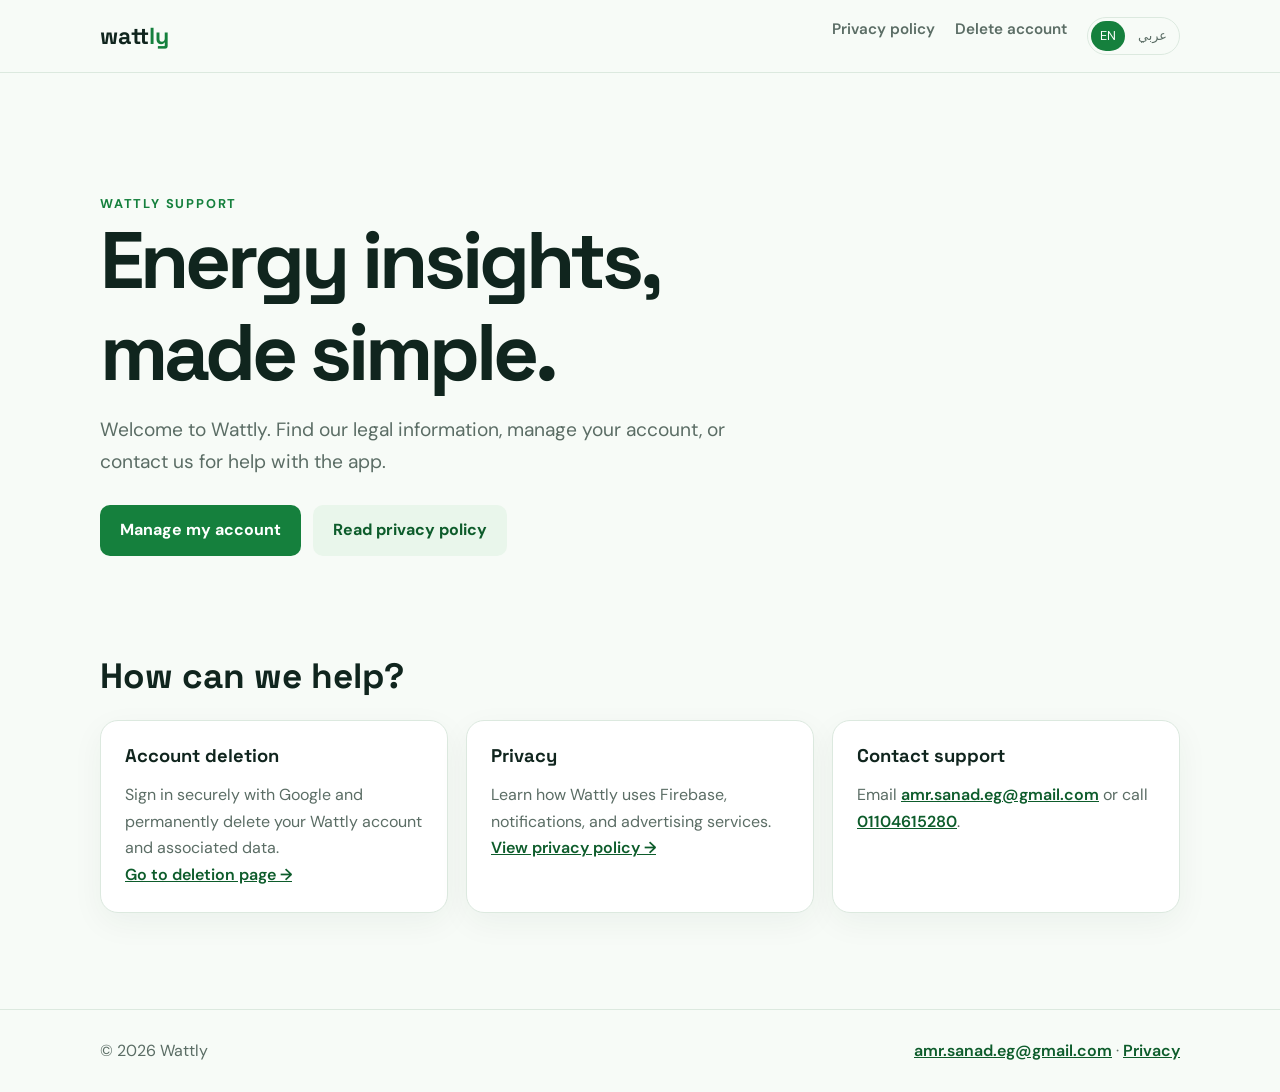
<file: index.html>
<!doctype html>
<html lang="en" dir="ltr">
<head>
  <meta charset="utf-8">
  <meta name="viewport" content="width=device-width, initial-scale=1">
  <meta name="description" content="Wattly support, privacy policy, and account management.">
  <title>Wattly | Support & Legal</title>
  <link rel="stylesheet" href="assets/styles.css">
  <script src="assets/site.js" defer></script>
</head>
<body>
  <header class="site-header"><nav class="nav" aria-label="Main navigation">
    <a class="brand" href="./">watt<span>ly</span></a>
    <div class="nav-links">
      <a href="privacy-policy.html"><span data-language="en">Privacy policy</span><span data-language="ar">سياسة الخصوصية</span></a>
      <a href="delete-account.html"><span data-language="en">Delete account</span><span data-language="ar">حذف الحساب</span></a>
      <span class="language-switch" aria-label="Language"><button type="button" data-set-language="en">EN</button><button type="button" data-set-language="ar">عربي</button></span>
    </div>
  </nav></header>
  <main class="container">
    <section class="hero" data-language="en"><div class="eyebrow">Wattly support</div><h1>Energy insights, made simple.</h1><p class="lead">Welcome to Wattly. Find our legal information, manage your account, or contact us for help with the app.</p><div class="actions"><a class="button" href="delete-account.html">Manage my account</a><a class="button secondary" href="privacy-policy.html">Read privacy policy</a></div></section>
    <section class="hero" data-language="ar"><div class="eyebrow">دعم Wattly</div><h1>فهم استهلاكك للطاقة أصبح أسهل.</h1><p class="lead">مرحباً بك في Wattly. تعرّف على معلوماتنا القانونية، أو أدِر حسابك، أو تواصل معنا للحصول على الدعم.</p><div class="actions"><a class="button" href="delete-account.html">إدارة حسابي</a><a class="button secondary" href="privacy-policy.html">قراءة سياسة الخصوصية</a></div></section>
    <section aria-labelledby="help-title-en" data-language="en"><h2 id="help-title-en">How can we help?</h2><div class="grid"><article class="card"><h3>Account deletion</h3><p>Sign in securely with Google and permanently delete your Wattly account and associated data.</p><p><a href="delete-account.html">Go to deletion page →</a></p></article><article class="card"><h3>Privacy</h3><p>Learn how Wattly uses Firebase, notifications, and advertising services.</p><p><a href="privacy-policy.html">View privacy policy →</a></p></article><article class="card"><h3>Contact support</h3><p>Email <a href="mailto:amr.sanad.eg@gmail.com">amr.sanad.eg@gmail.com</a> or call <a href="tel:+201104615280">01104615280</a>.</p></article></div></section>
    <section aria-labelledby="help-title-ar" data-language="ar"><h2 id="help-title-ar">كيف يمكننا مساعدتك؟</h2><div class="grid"><article class="card"><h3>حذف الحساب</h3><p>سجّل الدخول بأمان باستخدام Google لحذف حساب Wattly والبيانات المرتبطة به نهائياً.</p><p><a href="delete-account.html">الانتقال إلى صفحة الحذف ←</a></p></article><article class="card"><h3>الخصوصية</h3><p>تعرّف على كيفية استخدام Wattly لخدمات Firebase والإشعارات والإعلانات.</p><p><a href="privacy-policy.html">عرض سياسة الخصوصية ←</a></p></article><article class="card"><h3>التواصل مع الدعم</h3><p>راسلنا عبر <a href="mailto:amr.sanad.eg@gmail.com">amr.sanad.eg@gmail.com</a> أو اتصل على <a href="tel:+201104615280">01104615280</a>.</p></article></div></section>
  </main>
  <footer><div class="container footer-inner"><span>© 2026 Wattly</span><span><a href="mailto:amr.sanad.eg@gmail.com">amr.sanad.eg@gmail.com</a> · <a href="privacy-policy.html"><span data-language="en">Privacy</span><span data-language="ar">الخصوصية</span></a></span></div></footer>
</body>
</html>
</file>
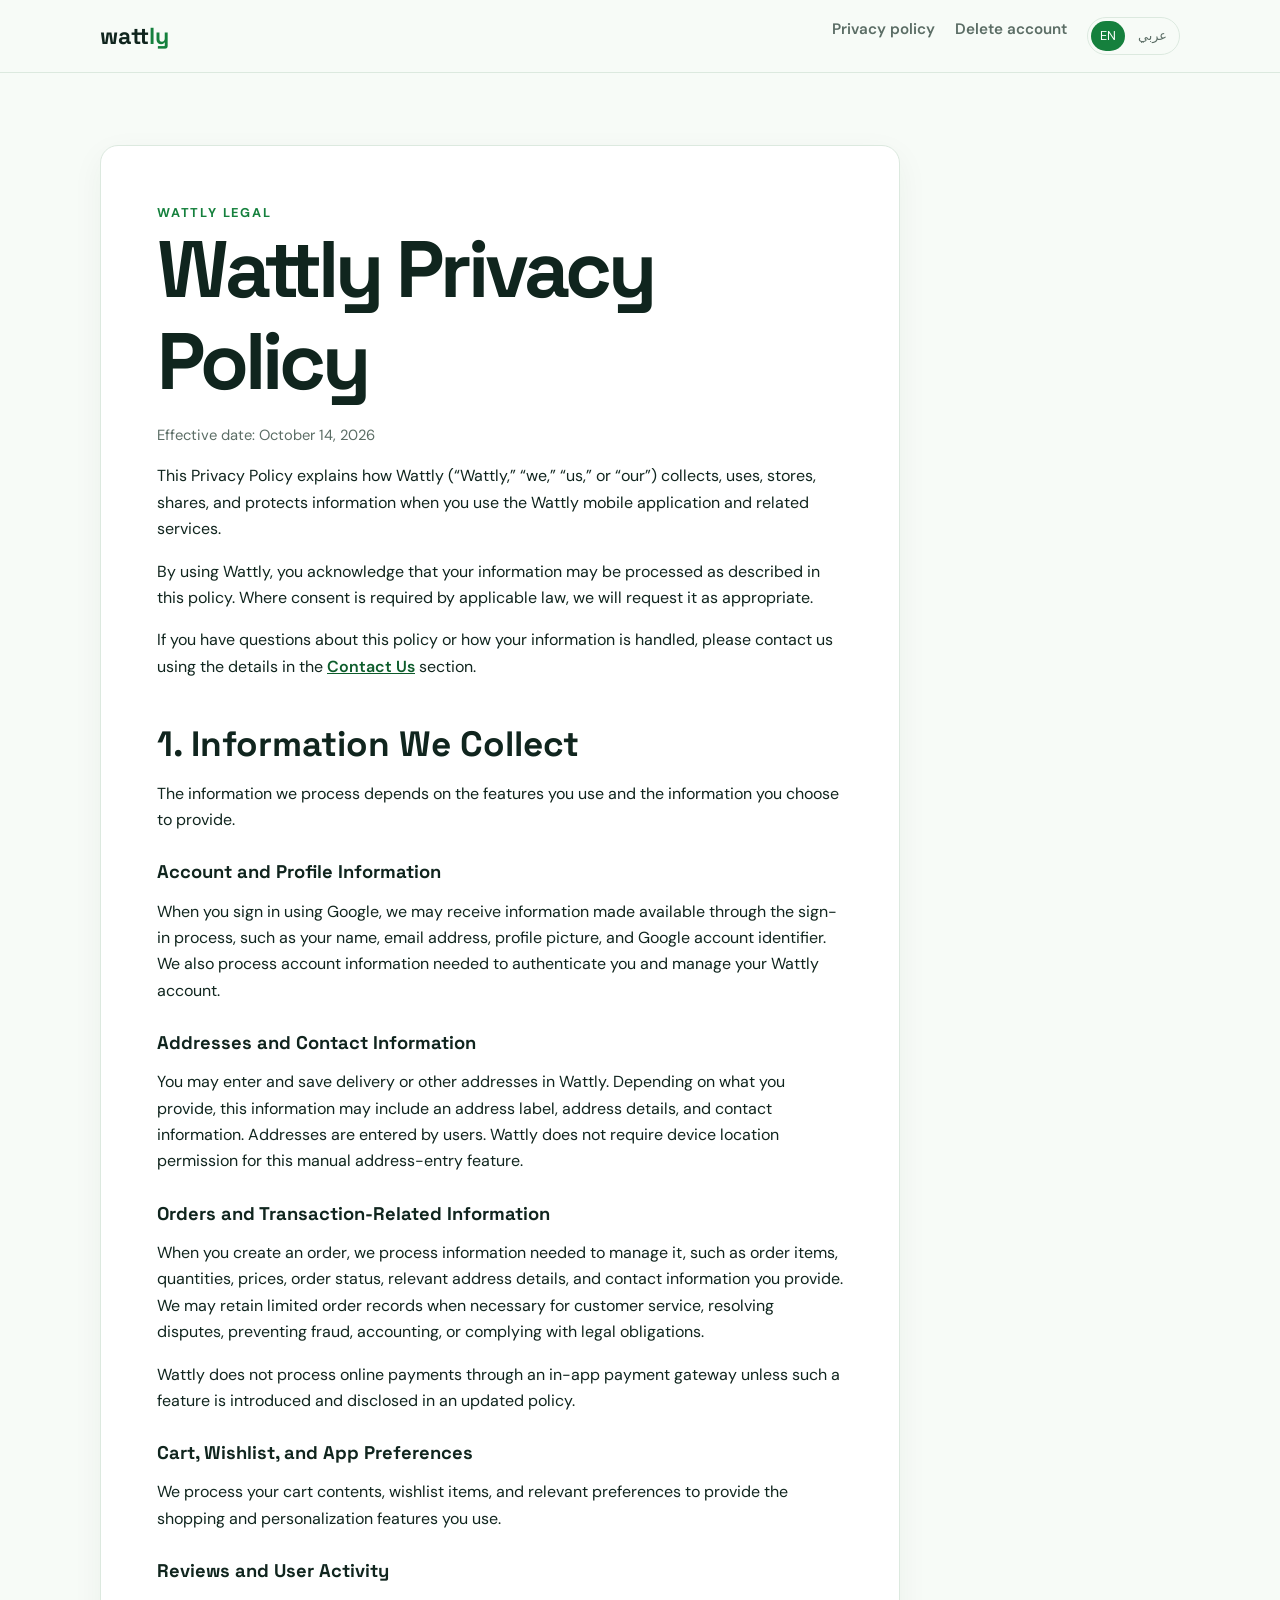
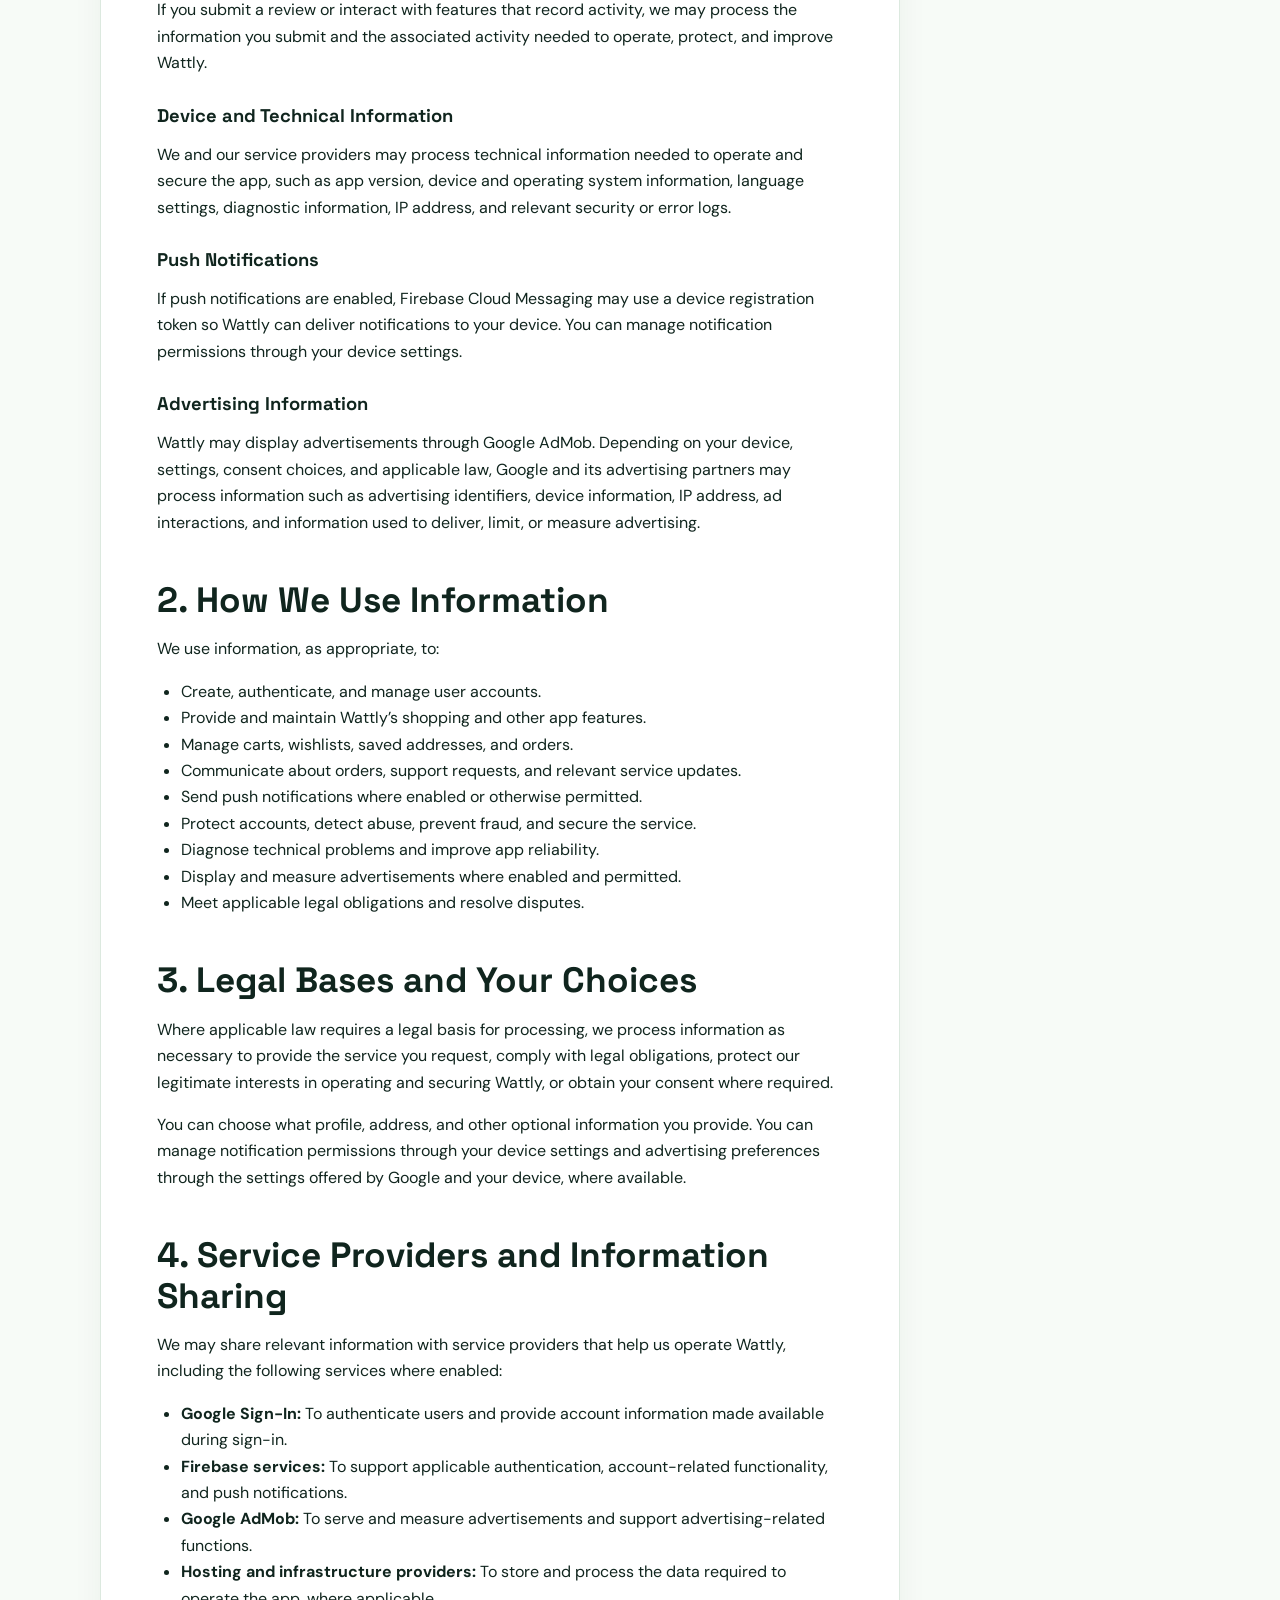
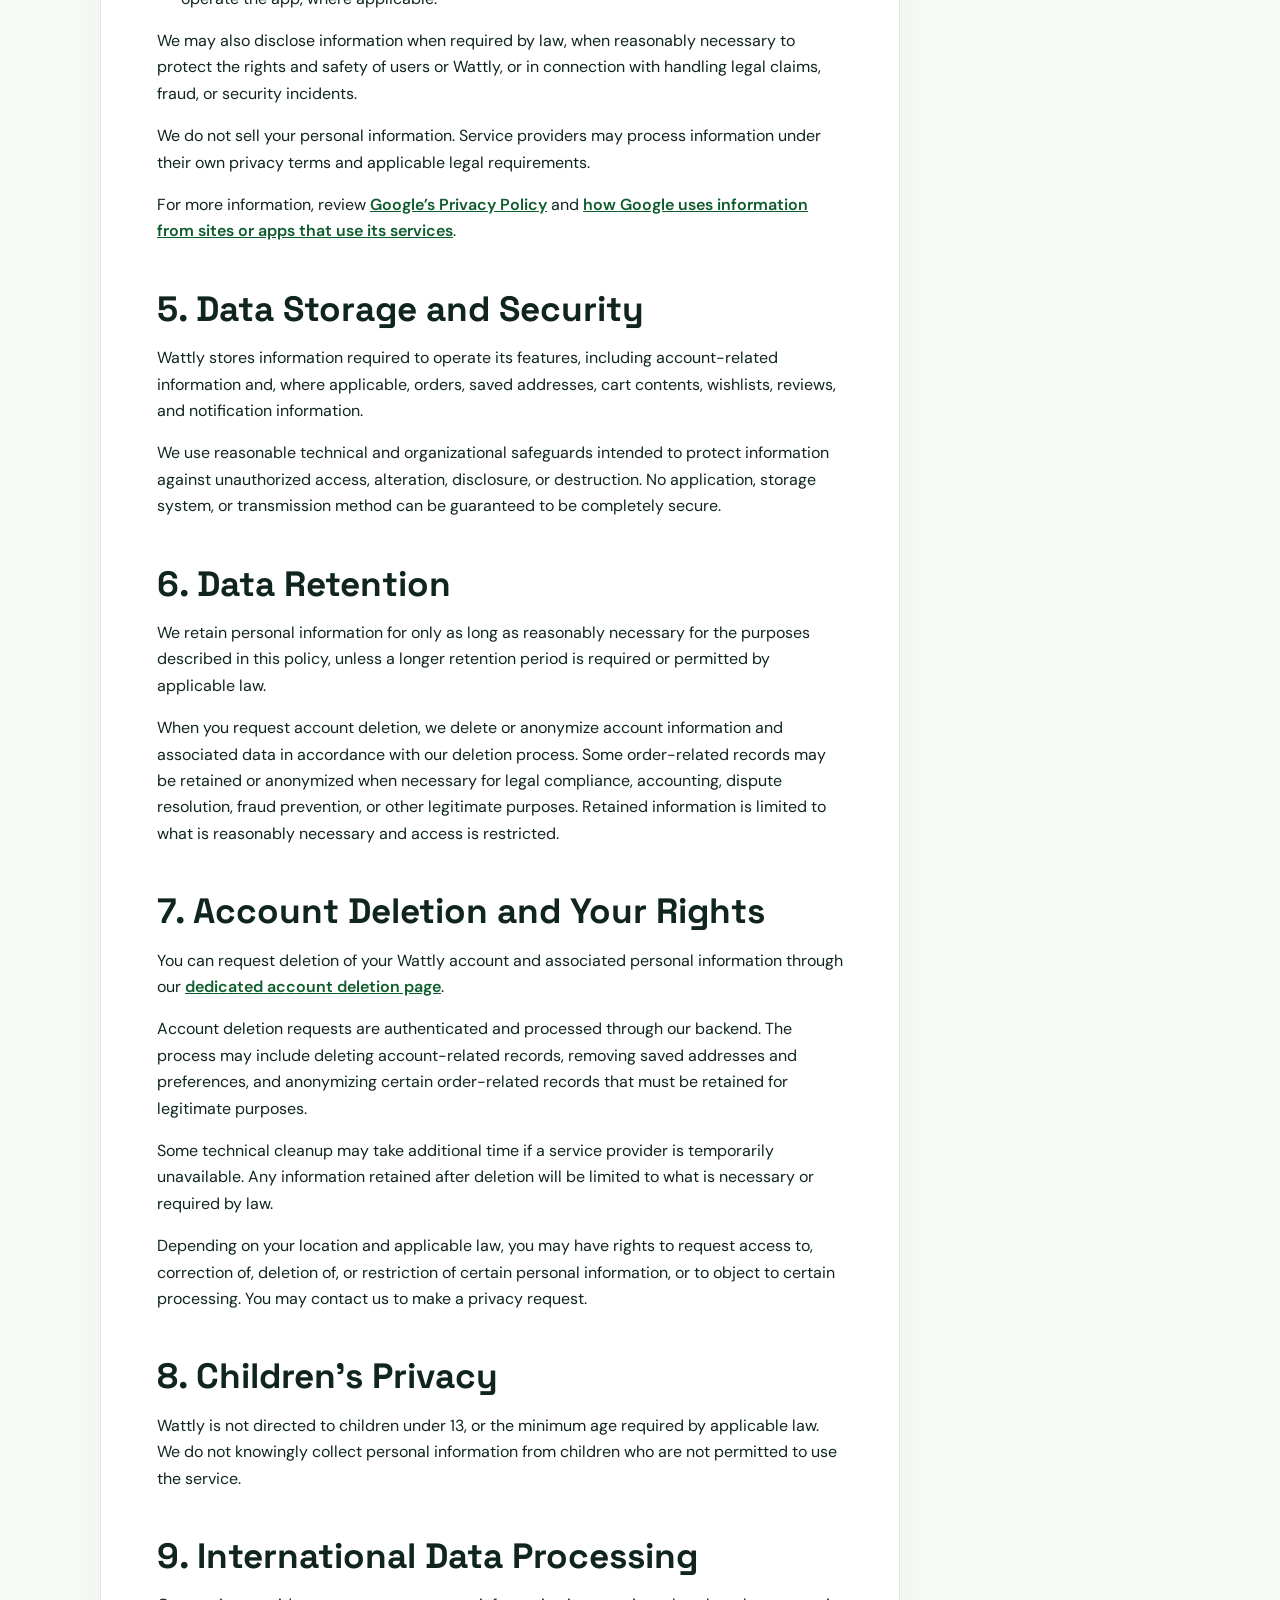
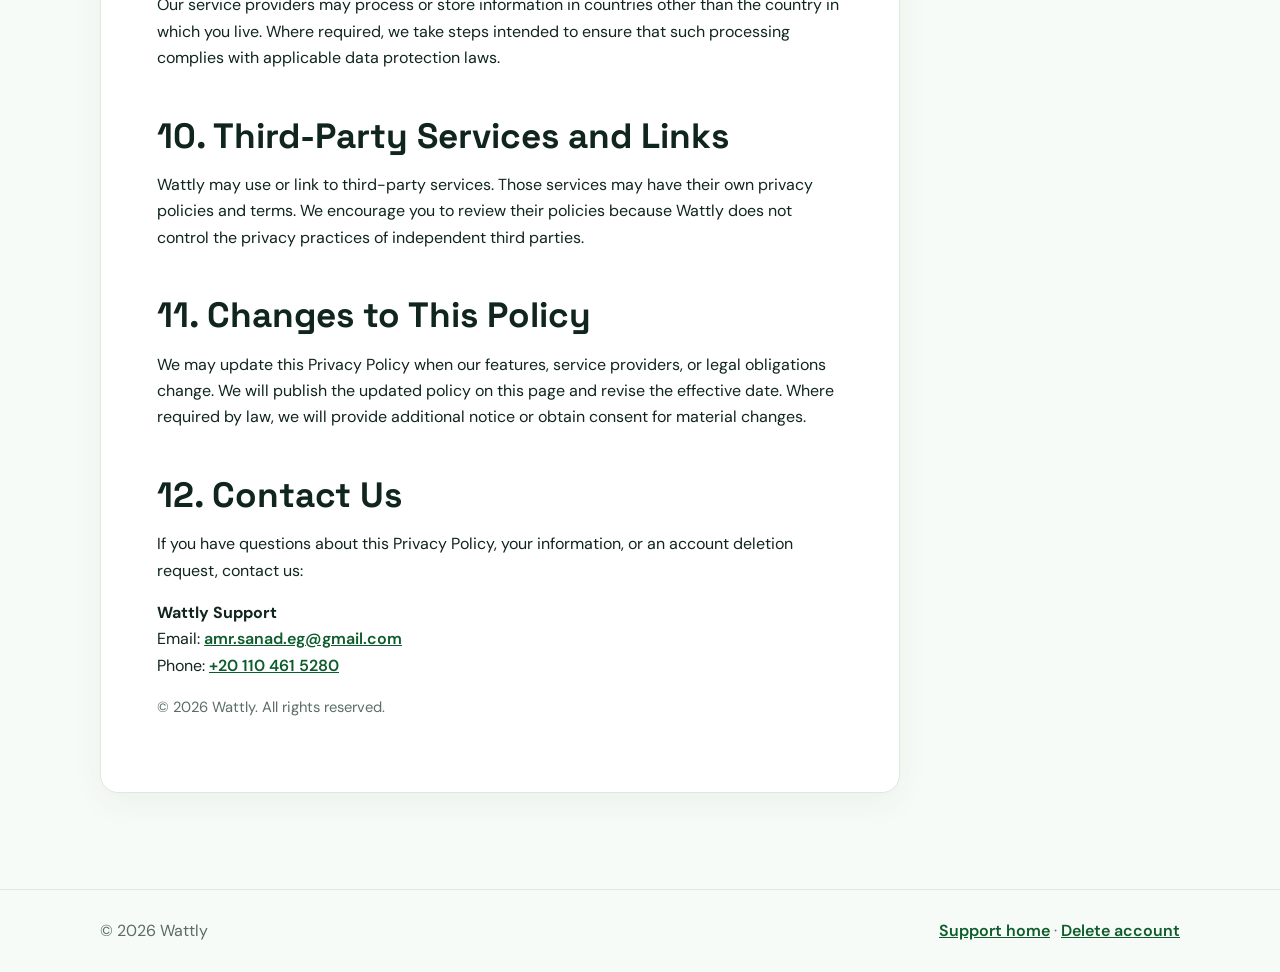
<file: privacy-policy.html>
<!doctype html>
<html lang="en" dir="ltr">
<head>
  <meta charset="utf-8">
  <meta name="viewport" content="width=device-width, initial-scale=1">
  <meta name="description" content="Wattly privacy policy.">
  <title>Privacy Policy | Wattly</title>
  <link rel="stylesheet" href="assets/styles.css">
  <script src="assets/site.js" defer></script>
</head>
<body>
  <header class="site-header"><nav class="nav" aria-label="Main navigation">
    <a class="brand" href="./">watt<span>ly</span></a>
    <div class="nav-links">
      <a href="privacy-policy.html"><span data-language="en">Privacy policy</span><span data-language="ar">سياسة الخصوصية</span></a>
      <a href="delete-account.html"><span data-language="en">Delete account</span><span data-language="ar">حذف الحساب</span></a>
      <span class="language-switch" aria-label="Language"><button type="button" data-set-language="en">EN</button><button type="button" data-set-language="ar">عربي</button></span>
    </div>
  </nav></header>
  <main class="container">
    <article class="legal-document" data-language="en">
      <div class="eyebrow">Wattly legal</div>
      <h1>Wattly Privacy Policy</h1>
      <p class="meta">Effective date: October 14, 2026</p>
      <p>This Privacy Policy explains how Wattly (“Wattly,” “we,” “us,” or “our”) collects, uses, stores, shares, and protects information when you use the Wattly mobile application and related services.</p>
      <p>By using Wattly, you acknowledge that your information may be processed as described in this policy. Where consent is required by applicable law, we will request it as appropriate.</p>
      <p>If you have questions about this policy or how your information is handled, please contact us using the details in the <a href="#contact-en">Contact Us</a> section.</p>
      <h2>1. Information We Collect</h2>
      <p>The information we process depends on the features you use and the information you choose to provide.</p>
      <h3>Account and Profile Information</h3>
      <p>When you sign in using Google, we may receive information made available through the sign-in process, such as your name, email address, profile picture, and Google account identifier. We also process account information needed to authenticate you and manage your Wattly account.</p>
      <h3>Addresses and Contact Information</h3>
      <p>You may enter and save delivery or other addresses in Wattly. Depending on what you provide, this information may include an address label, address details, and contact information. Addresses are entered by users. Wattly does not require device location permission for this manual address-entry feature.</p>
      <h3>Orders and Transaction-Related Information</h3>
      <p>When you create an order, we process information needed to manage it, such as order items, quantities, prices, order status, relevant address details, and contact information you provide. We may retain limited order records when necessary for customer service, resolving disputes, preventing fraud, accounting, or complying with legal obligations.</p>
      <p>Wattly does not process online payments through an in-app payment gateway unless such a feature is introduced and disclosed in an updated policy.</p>
      <h3>Cart, Wishlist, and App Preferences</h3>
      <p>We process your cart contents, wishlist items, and relevant preferences to provide the shopping and personalization features you use.</p>
      <h3>Reviews and User Activity</h3>
      <p>If you submit a review or interact with features that record activity, we may process the information you submit and the associated activity needed to operate, protect, and improve Wattly.</p>
      <h3>Device and Technical Information</h3>
      <p>We and our service providers may process technical information needed to operate and secure the app, such as app version, device and operating system information, language settings, diagnostic information, IP address, and relevant security or error logs.</p>
      <h3>Push Notifications</h3>
      <p>If push notifications are enabled, Firebase Cloud Messaging may use a device registration token so Wattly can deliver notifications to your device. You can manage notification permissions through your device settings.</p>
      <h3>Advertising Information</h3>
      <p>Wattly may display advertisements through Google AdMob. Depending on your device, settings, consent choices, and applicable law, Google and its advertising partners may process information such as advertising identifiers, device information, IP address, ad interactions, and information used to deliver, limit, or measure advertising.</p>
      <h2>2. How We Use Information</h2>
      <p>We use information, as appropriate, to:</p>
      <ul><li>Create, authenticate, and manage user accounts.</li><li>Provide and maintain Wattly’s shopping and other app features.</li><li>Manage carts, wishlists, saved addresses, and orders.</li><li>Communicate about orders, support requests, and relevant service updates.</li><li>Send push notifications where enabled or otherwise permitted.</li><li>Protect accounts, detect abuse, prevent fraud, and secure the service.</li><li>Diagnose technical problems and improve app reliability.</li><li>Display and measure advertisements where enabled and permitted.</li><li>Meet applicable legal obligations and resolve disputes.</li></ul>
      <h2>3. Legal Bases and Your Choices</h2>
      <p>Where applicable law requires a legal basis for processing, we process information as necessary to provide the service you request, comply with legal obligations, protect our legitimate interests in operating and securing Wattly, or obtain your consent where required.</p>
      <p>You can choose what profile, address, and other optional information you provide. You can manage notification permissions through your device settings and advertising preferences through the settings offered by Google and your device, where available.</p>
      <h2>4. Service Providers and Information Sharing</h2>
      <p>We may share relevant information with service providers that help us operate Wattly, including the following services where enabled:</p>
      <ul><li><strong>Google Sign-In:</strong> To authenticate users and provide account information made available during sign-in.</li><li><strong>Firebase services:</strong> To support applicable authentication, account-related functionality, and push notifications.</li><li><strong>Google AdMob:</strong> To serve and measure advertisements and support advertising-related functions.</li><li><strong>Hosting and infrastructure providers:</strong> To store and process the data required to operate the app, where applicable.</li></ul>
      <p>We may also disclose information when required by law, when reasonably necessary to protect the rights and safety of users or Wattly, or in connection with handling legal claims, fraud, or security incidents.</p>
      <p>We do not sell your personal information. Service providers may process information under their own privacy terms and applicable legal requirements.</p>
      <p>For more information, review <a href="https://policies.google.com/privacy" rel="noopener noreferrer">Google’s Privacy Policy</a> and <a href="https://policies.google.com/technologies/partner-sites" rel="noopener noreferrer">how Google uses information from sites or apps that use its services</a>.</p>
      <h2>5. Data Storage and Security</h2><p>Wattly stores information required to operate its features, including account-related information and, where applicable, orders, saved addresses, cart contents, wishlists, reviews, and notification information.</p><p>We use reasonable technical and organizational safeguards intended to protect information against unauthorized access, alteration, disclosure, or destruction. No application, storage system, or transmission method can be guaranteed to be completely secure.</p>
      <h2>6. Data Retention</h2><p>We retain personal information for only as long as reasonably necessary for the purposes described in this policy, unless a longer retention period is required or permitted by applicable law.</p><p>When you request account deletion, we delete or anonymize account information and associated data in accordance with our deletion process. Some order-related records may be retained or anonymized when necessary for legal compliance, accounting, dispute resolution, fraud prevention, or other legitimate purposes. Retained information is limited to what is reasonably necessary and access is restricted.</p>
      <h2>7. Account Deletion and Your Rights</h2><p>You can request deletion of your Wattly account and associated personal information through our <a href="delete-account.html">dedicated account deletion page</a>.</p><p>Account deletion requests are authenticated and processed through our backend. The process may include deleting account-related records, removing saved addresses and preferences, and anonymizing certain order-related records that must be retained for legitimate purposes.</p><p>Some technical cleanup may take additional time if a service provider is temporarily unavailable. Any information retained after deletion will be limited to what is necessary or required by law.</p><p>Depending on your location and applicable law, you may have rights to request access to, correction of, deletion of, or restriction of certain personal information, or to object to certain processing. You may contact us to make a privacy request.</p>
      <h2>8. Children’s Privacy</h2><p>Wattly is not directed to children under 13, or the minimum age required by applicable law. We do not knowingly collect personal information from children who are not permitted to use the service.</p>
      <h2>9. International Data Processing</h2><p>Our service providers may process or store information in countries other than the country in which you live. Where required, we take steps intended to ensure that such processing complies with applicable data protection laws.</p>
      <h2>10. Third-Party Services and Links</h2><p>Wattly may use or link to third-party services. Those services may have their own privacy policies and terms. We encourage you to review their policies because Wattly does not control the privacy practices of independent third parties.</p>
      <h2>11. Changes to This Policy</h2><p>We may update this Privacy Policy when our features, service providers, or legal obligations change. We will publish the updated policy on this page and revise the effective date. Where required by law, we will provide additional notice or obtain consent for material changes.</p>
      <h2 id="contact-en">12. Contact Us</h2><p>If you have questions about this Privacy Policy, your information, or an account deletion request, contact us:</p><p><strong>Wattly Support</strong><br>Email: <a href="mailto:amr.sanad.eg@gmail.com">amr.sanad.eg@gmail.com</a><br>Phone: <a href="tel:+201104615280">+20 110 461 5280</a></p><p class="meta">© 2026 Wattly. All rights reserved.</p>
    </article>
    <article class="legal-document" data-language="ar">
      <div class="eyebrow">المعلومات القانونية لـ Wattly</div>
      <h1>سياسة خصوصية Wattly</h1>
      <p class="meta">تاريخ السريان: 14 أكتوبر 2026</p>
      <p>توضح سياسة الخصوصية هذه كيفية قيام Wattly («Wattly» أو «نحن») بجمع المعلومات واستخدامها وتخزينها ومشاركتها وحمايتها عند استخدام تطبيق Wattly والخدمات المرتبطة به.</p>
      <p>باستخدامك Wattly، فإنك تقر بإمكانية معالجة معلوماتك كما هو موضح في هذه السياسة. وعندما يتطلب القانون المعمول به الحصول على موافقتك، سنطلبها بالطريقة المناسبة.</p>
      <p>إذا كانت لديك أسئلة حول هذه السياسة أو كيفية التعامل مع معلوماتك، يرجى التواصل معنا باستخدام البيانات الموجودة في قسم <a href="#contact-ar">تواصل معنا</a>.</p>
      <h2>1. المعلومات التي نجمعها</h2><p>تعتمد المعلومات التي نعالجها على الميزات التي تستخدمها والمعلومات التي تختار تقديمها.</p>
      <h3>معلومات الحساب والملف الشخصي</h3><p>عند تسجيل الدخول باستخدام Google، قد نتلقى المعلومات المتاحة من خلال عملية تسجيل الدخول، مثل الاسم والبريد الإلكتروني وصورة الملف الشخصي ومعرّف حساب Google. كما نعالج المعلومات اللازمة لمصادقتك وإدارة حساب Wattly.</p>
      <h3>العناوين وبيانات التواصل</h3><p>يمكنك إدخال عناوين التوصيل أو غيرها وحفظها في Wattly. وقد تشمل، حسب ما تقدمه، اسم العنوان وتفاصيله ومعلومات التواصل. يدخل المستخدمون العناوين بأنفسهم، ولا يتطلب Wattly إذن الوصول إلى موقع الجهاز لهذه الميزة.</p>
      <h3>الطلبات والمعلومات المتعلقة بالمعاملات</h3><p>عند إنشاء طلب، نعالج المعلومات اللازمة لإدارته، مثل المنتجات والكميات والأسعار وحالة الطلب وتفاصيل العنوان ومعلومات التواصل التي تقدمها. وقد نحتفظ بسجلات محدودة للطلبات لخدمة العملاء أو حل النزاعات أو منع الاحتيال أو المحاسبة أو الامتثال للالتزامات القانونية.</p><p>لا يعالج Wattly المدفوعات الإلكترونية من خلال بوابة دفع داخل التطبيق ما لم يتم تقديم هذه الميزة والإفصاح عنها في سياسة محدثة.</p>
      <h3>سلة التسوق وقائمة الرغبات وتفضيلات التطبيق</h3><p>نعالج محتويات سلة التسوق وعناصر قائمة الرغبات والتفضيلات ذات الصلة لتوفير ميزات التسوق والتخصيص التي تستخدمها.</p>
      <h3>المراجعات ونشاط المستخدم</h3><p>إذا أرسلت مراجعة أو تفاعلت مع ميزات تسجل النشاط، فقد نعالج المعلومات التي ترسلها والنشاط المرتبط اللازم لتشغيل Wattly وحمايته وتحسينه.</p>
      <h3>معلومات الجهاز والمعلومات التقنية</h3><p>قد نعالج نحن ومزودو الخدمات لدينا المعلومات التقنية اللازمة لتشغيل التطبيق وتأمينه، مثل إصدار التطبيق والجهاز ونظام التشغيل وإعدادات اللغة ومعلومات التشخيص وعنوان IP وسجلات الأمان أو الأخطاء ذات الصلة.</p>
      <h3>الإشعارات الفورية</h3><p>عند تفعيل الإشعارات، قد تستخدم Firebase Cloud Messaging رمز تسجيل الجهاز حتى يتمكن Wattly من إرسال الإشعارات. يمكنك إدارة أذونات الإشعارات من إعدادات جهازك.</p>
      <h3>معلومات الإعلانات</h3><p>قد يعرض Wattly إعلانات من خلال Google AdMob. وبحسب جهازك وإعداداتك واختيارات الموافقة والقانون المعمول به، قد تعالج Google وشركاؤها الإعلانيون معلومات مثل معرّفات الإعلانات ومعلومات الجهاز وعنوان IP والتفاعل مع الإعلانات والمعلومات المستخدمة لعرض الإعلانات أو الحد منها أو قياسها.</p>
      <h2>2. كيفية استخدام المعلومات</h2><p>نستخدم المعلومات، حسب الحاجة، من أجل:</p><ul><li>إنشاء حسابات المستخدمين ومصادقتها وإدارتها.</li><li>تقديم ميزات Wattly للتسوق وغيرها من ميزات التطبيق وصيانتها.</li><li>إدارة سلال التسوق وقوائم الرغبات والعناوين المحفوظة والطلبات.</li><li>التواصل بشأن الطلبات وطلبات الدعم وتحديثات الخدمة ذات الصلة.</li><li>إرسال الإشعارات عند تفعيلها أو السماح بها.</li><li>حماية الحسابات واكتشاف إساءة الاستخدام ومنع الاحتيال وتأمين الخدمة.</li><li>تشخيص المشكلات التقنية وتحسين موثوقية التطبيق.</li><li>عرض الإعلانات وقياسها عند تفعيلها والسماح بها.</li><li>الوفاء بالالتزامات القانونية وحل النزاعات.</li></ul>
      <h2>3. الأسس القانونية واختياراتك</h2><p>عندما يتطلب القانون أساساً قانونياً للمعالجة، نعالج المعلومات حسب الضرورة لتقديم الخدمة التي تطلبها أو للامتثال للالتزامات القانونية أو لحماية مصالحنا المشروعة في تشغيل Wattly وتأمينه، أو بعد الحصول على موافقتك عند الحاجة.</p><p>يمكنك اختيار معلومات الملف الشخصي والعنوان والمعلومات الاختيارية التي تقدمها. ويمكنك إدارة أذونات الإشعارات من إعدادات الجهاز وتفضيلات الإعلانات من الإعدادات التي توفرها Google وجهازك، عند توفرها.</p>
      <h2>4. مزودو الخدمات ومشاركة المعلومات</h2><p>قد نشارك المعلومات ذات الصلة مع مزودي الخدمات الذين يساعدوننا في تشغيل Wattly، ومنهم:</p><ul><li><strong>Google Sign-In:</strong> لمصادقة المستخدمين وتوفير معلومات الحساب المتاحة أثناء تسجيل الدخول.</li><li><strong>خدمات Firebase:</strong> لدعم المصادقة ووظائف الحساب والإشعارات الفورية.</li><li><strong>Google AdMob:</strong> لعرض الإعلانات وقياسها ودعم الوظائف الإعلانية.</li><li><strong>مزودو الاستضافة والبنية التحتية:</strong> لتخزين ومعالجة البيانات اللازمة لتشغيل التطبيق، عند الحاجة.</li></ul><p>قد نفصح عن المعلومات إذا طلب القانون ذلك، أو كان ذلك ضرورياً بشكل معقول لحماية حقوق وسلامة المستخدمين أو Wattly، أو للتعامل مع المطالبات القانونية أو الاحتيال أو الحوادث الأمنية.</p><p>لا نبيع معلوماتك الشخصية. وقد يعالج مزودو الخدمات المعلومات وفقاً لشروط الخصوصية الخاصة بهم والمتطلبات القانونية المعمول بها.</p><p>لمزيد من المعلومات، راجع <a href="https://policies.google.com/privacy" rel="noopener noreferrer">سياسة خصوصية Google</a> و<a href="https://policies.google.com/technologies/partner-sites" rel="noopener noreferrer">كيفية استخدام Google للمعلومات من المواقع أو التطبيقات التي تستخدم خدماتها</a>.</p>
      <h2>5. تخزين البيانات وأمانها</h2><p>يخزن Wattly المعلومات اللازمة لتشغيل ميزاته، بما في ذلك معلومات الحساب، وعند الحاجة الطلبات والعناوين المحفوظة ومحتويات السلة وقوائم الرغبات والمراجعات ومعلومات الإشعارات.</p><p>نستخدم وسائل حماية تقنية وتنظيمية معقولة تهدف إلى حماية المعلومات من الوصول أو التعديل أو الإفصاح أو الإتلاف غير المصرح به. ولا يمكن ضمان الأمان الكامل لأي تطبيق أو نظام تخزين أو طريقة نقل.</p>
      <h2>6. الاحتفاظ بالبيانات</h2><p>نحتفظ بالمعلومات الشخصية للمدة اللازمة بشكل معقول للأغراض الموضحة في هذه السياسة، ما لم يتطلب أو يسمح القانون بمدة أطول.</p><p>عند طلب حذف الحساب، نحذف أو نجهّل معلومات الحساب والبيانات المرتبطة وفقاً لعملية الحذف لدينا. وقد نحتفظ ببعض سجلات الطلبات أو نجهّلها عند الضرورة للامتثال القانوني أو المحاسبة أو حل النزاعات أو منع الاحتيال أو لأغراض مشروعة أخرى. تقتصر المعلومات المحتفظ بها على ما هو ضروري بشكل معقول ويُقيد الوصول إليها.</p>
      <h2>7. حذف الحساب وحقوقك</h2><p>يمكنك طلب حذف حساب Wattly والمعلومات الشخصية المرتبطة به من خلال <a href="delete-account.html">صفحة حذف الحساب</a>.</p><p>تتم مصادقة طلبات حذف الحساب ومعالجتها من خلال خادمنا. وقد تشمل العملية حذف سجلات الحساب وإزالة العناوين والتفضيلات المحفوظة وتجريد بعض سجلات الطلبات من الهوية عند ضرورة الاحتفاظ بها لأغراض مشروعة.</p><p>قد تستغرق بعض عمليات التنظيف التقنية وقتاً إضافياً إذا كان أحد مزودي الخدمات غير متاح مؤقتاً. وتقتصر أي معلومات يتم الاحتفاظ بها بعد الحذف على ما هو ضروري أو مطلوب قانونياً.</p><p>بحسب موقعك والقانون المعمول به، قد تكون لك حقوق طلب الوصول إلى بعض معلوماتك الشخصية أو تصحيحها أو حذفها أو تقييد معالجتها أو الاعتراض على بعض عمليات المعالجة. يمكنك التواصل معنا لتقديم طلب متعلق بالخصوصية.</p>
      <h2>8. خصوصية الأطفال</h2><p>لا يستهدف Wattly الأطفال دون 13 عاماً أو الحد الأدنى للعمر المطلوب بموجب القانون المعمول به. ولا نجمع عن قصد معلومات شخصية من الأطفال غير المسموح لهم باستخدام الخدمة.</p>
      <h2>9. معالجة البيانات دولياً</h2><p>قد يعالج مزودو الخدمات لدينا المعلومات أو يخزنونها في دول أخرى غير الدولة التي تعيش فيها. وعند الحاجة، نتخذ خطوات تهدف إلى ضمان توافق هذه المعالجة مع قوانين حماية البيانات المعمول بها.</p>
      <h2>10. خدمات وروابط الجهات الخارجية</h2><p>قد يستخدم Wattly خدمات جهات خارجية أو يضع روابط لها. وقد تكون لهذه الخدمات سياسات خصوصية وشروط خاصة بها. نشجعك على مراجعة سياساتها لأن Wattly لا يتحكم في ممارسات الخصوصية لدى الجهات الخارجية المستقلة.</p>
      <h2>11. التغييرات على هذه السياسة</h2><p>قد نحدّث سياسة الخصوصية هذه عند تغير ميزاتنا أو مزودي الخدمات أو التزاماتنا القانونية. سننشر السياسة المحدثة في هذه الصفحة ونعدل تاريخ السريان. وعند طلب القانون، سنقدم إشعاراً إضافياً أو نحصل على موافقة على التغييرات الجوهرية.</p>
      <h2 id="contact-ar">12. تواصل معنا</h2><p>إذا كانت لديك أسئلة حول سياسة الخصوصية أو معلوماتك أو طلب حذف الحساب، تواصل معنا:</p><p><strong>دعم Wattly</strong><br>البريد الإلكتروني: <a href="mailto:amr.sanad.eg@gmail.com">amr.sanad.eg@gmail.com</a><br>الهاتف: <a href="tel:+201104615280">+20 110 461 5280</a></p><p class="meta">© 2026 Wattly. جميع الحقوق محفوظة.</p>
    </article>
  </main>
  <footer><div class="container footer-inner"><span>© 2026 Wattly</span><span><a href="./"><span data-language="en">Support home</span><span data-language="ar">الصفحة الرئيسية للدعم</span></a> · <a href="delete-account.html"><span data-language="en">Delete account</span><span data-language="ar">حذف الحساب</span></a></span></div></footer>
</body>
</html>
</file>
<file: assets/styles.css>
@import url('https://fonts.googleapis.com/css2?family=DM+Sans:wght@400;500;600;700&family=Space+Grotesk:wght@500;600;700&display=swap');

:root {
  --ink: #10251e;
  --muted: #5b6d65;
  --paper: #f7fbf7;
  --card: #ffffff;
  --green: #15803d;
  --green-dark: #0d5c2b;
  --line: #dce9df;
  --soft: #e9f6eb;
  --danger: #b42318;
}

* { box-sizing: border-box; }

html { scroll-behavior: smooth; }

body {
  margin: 0;
  color: var(--ink);
  background: var(--paper);
  font-family: 'DM Sans', system-ui, sans-serif;
  line-height: 1.65;
}

a { color: var(--green-dark); font-weight: 600; }
a:hover { color: var(--green); }

.site-header {
  border-bottom: 1px solid var(--line);
  background: rgba(247, 251, 247, .94);
  position: sticky;
  top: 0;
  z-index: 10;
  backdrop-filter: blur(12px);
}

.nav, .container {
  width: min(1080px, calc(100% - 40px));
  margin: 0 auto;
}

.nav {
  display: flex;
  align-items: center;
  justify-content: space-between;
  min-height: 72px;
  gap: 24px;
}

.brand {
  color: var(--ink);
  font-family: 'Space Grotesk', sans-serif;
  font-size: 1.45rem;
  font-weight: 700;
  text-decoration: none;
}

.brand span { color: var(--green); }
.nav-links { display: flex; gap: 20px; flex-wrap: wrap; }
.nav-links a { color: var(--muted); text-decoration: none; font-size: .95rem; }
.language-switch { display: inline-flex; gap: 4px; border: 1px solid var(--line); border-radius: 999px; padding: 3px; }
.language-switch button { border: 0; border-radius: 999px; background: transparent; color: var(--muted); cursor: pointer; font: inherit; font-size: .8rem; padding: 4px 9px; }
.language-switch button[aria-pressed="true"] { background: var(--green); color: #fff; }
[dir="rtl"] body { font-family: Tahoma, 'DM Sans', sans-serif; }
[dir="rtl"] .eyebrow { letter-spacing: 0; }
[dir="rtl"] .notice { border-left: 0; border-right: 4px solid var(--green); }
[dir="rtl"] .legal-document ul { padding-left: 0; padding-right: 24px; }

main { padding: 72px 0 96px; }
.hero { max-width: 760px; padding: 48px 0 56px; }
.eyebrow {
  color: var(--green);
  font-size: .8rem;
  font-weight: 700;
  letter-spacing: .14em;
  text-transform: uppercase;
}

h1, h2, h3 {
  font-family: 'Space Grotesk', sans-serif;
  line-height: 1.15;
  margin: 0 0 16px;
}
h1 { font-size: clamp(2.5rem, 7vw, 5rem); letter-spacing: -.05em; }
h2 { font-size: clamp(1.6rem, 3vw, 2.2rem); margin-top: 44px; }
h3 { font-size: 1.15rem; margin-top: 28px; }
p { margin: 0 0 16px; }
.lead { color: var(--muted); font-size: 1.2rem; max-width: 650px; }

.button {
  display: inline-flex;
  align-items: center;
  justify-content: center;
  border: 0;
  border-radius: 10px;
  background: var(--green);
  color: #fff;
  cursor: pointer;
  font: inherit;
  font-weight: 700;
  padding: 12px 20px;
  text-decoration: none;
}
.button:hover { background: var(--green-dark); color: #fff; }
.button.secondary { background: var(--soft); color: var(--green-dark); }
.button.danger { background: var(--danger); }
.button:disabled { cursor: not-allowed; opacity: .6; }
.actions { display: flex; flex-wrap: wrap; gap: 12px; margin-top: 28px; }

.grid { display: grid; grid-template-columns: repeat(3, 1fr); gap: 18px; margin-top: 24px; }
.card, .legal-document, .delete-panel {
  border: 1px solid var(--line);
  border-radius: 18px;
  background: var(--card);
  box-shadow: 0 10px 32px rgba(20, 63, 36, .05);
}
.card { padding: 24px; }
.card h3 { margin-top: 0; }
.card p { color: var(--muted); margin-bottom: 0; }
.legal-document { max-width: 800px; padding: clamp(24px, 5vw, 56px); }
.legal-document h2:first-child { margin-top: 0; }
.legal-document ul { padding-left: 24px; }
.meta { color: var(--muted); font-size: .92rem; }
.notice { border-left: 4px solid var(--green); background: var(--soft); border-radius: 8px; padding: 16px 18px; }

.delete-panel { max-width: 640px; padding: clamp(24px, 5vw, 44px); }
.status { border-radius: 8px; display: none; margin: 18px 0 0; padding: 13px 16px; }
.status.visible { display: block; }
.status.info { background: #eef5ff; color: #19477d; }
.status.success { background: var(--soft); color: var(--green-dark); }
.status.error { background: #fff1f0; color: var(--danger); }
.signed-in { color: var(--muted); margin-top: 18px; }
.signed-in strong { color: var(--ink); }

footer { border-top: 1px solid var(--line); color: var(--muted); padding: 28px 0; }
.footer-inner { display: flex; justify-content: space-between; gap: 20px; flex-wrap: wrap; }

@media (max-width: 700px) {
  .nav { align-items: flex-start; flex-direction: column; padding: 16px 0; }
  main { padding-top: 28px; }
  .hero { padding-top: 28px; }
  .grid { grid-template-columns: 1fr; }
  .footer-inner { display: block; }
}
</file>
